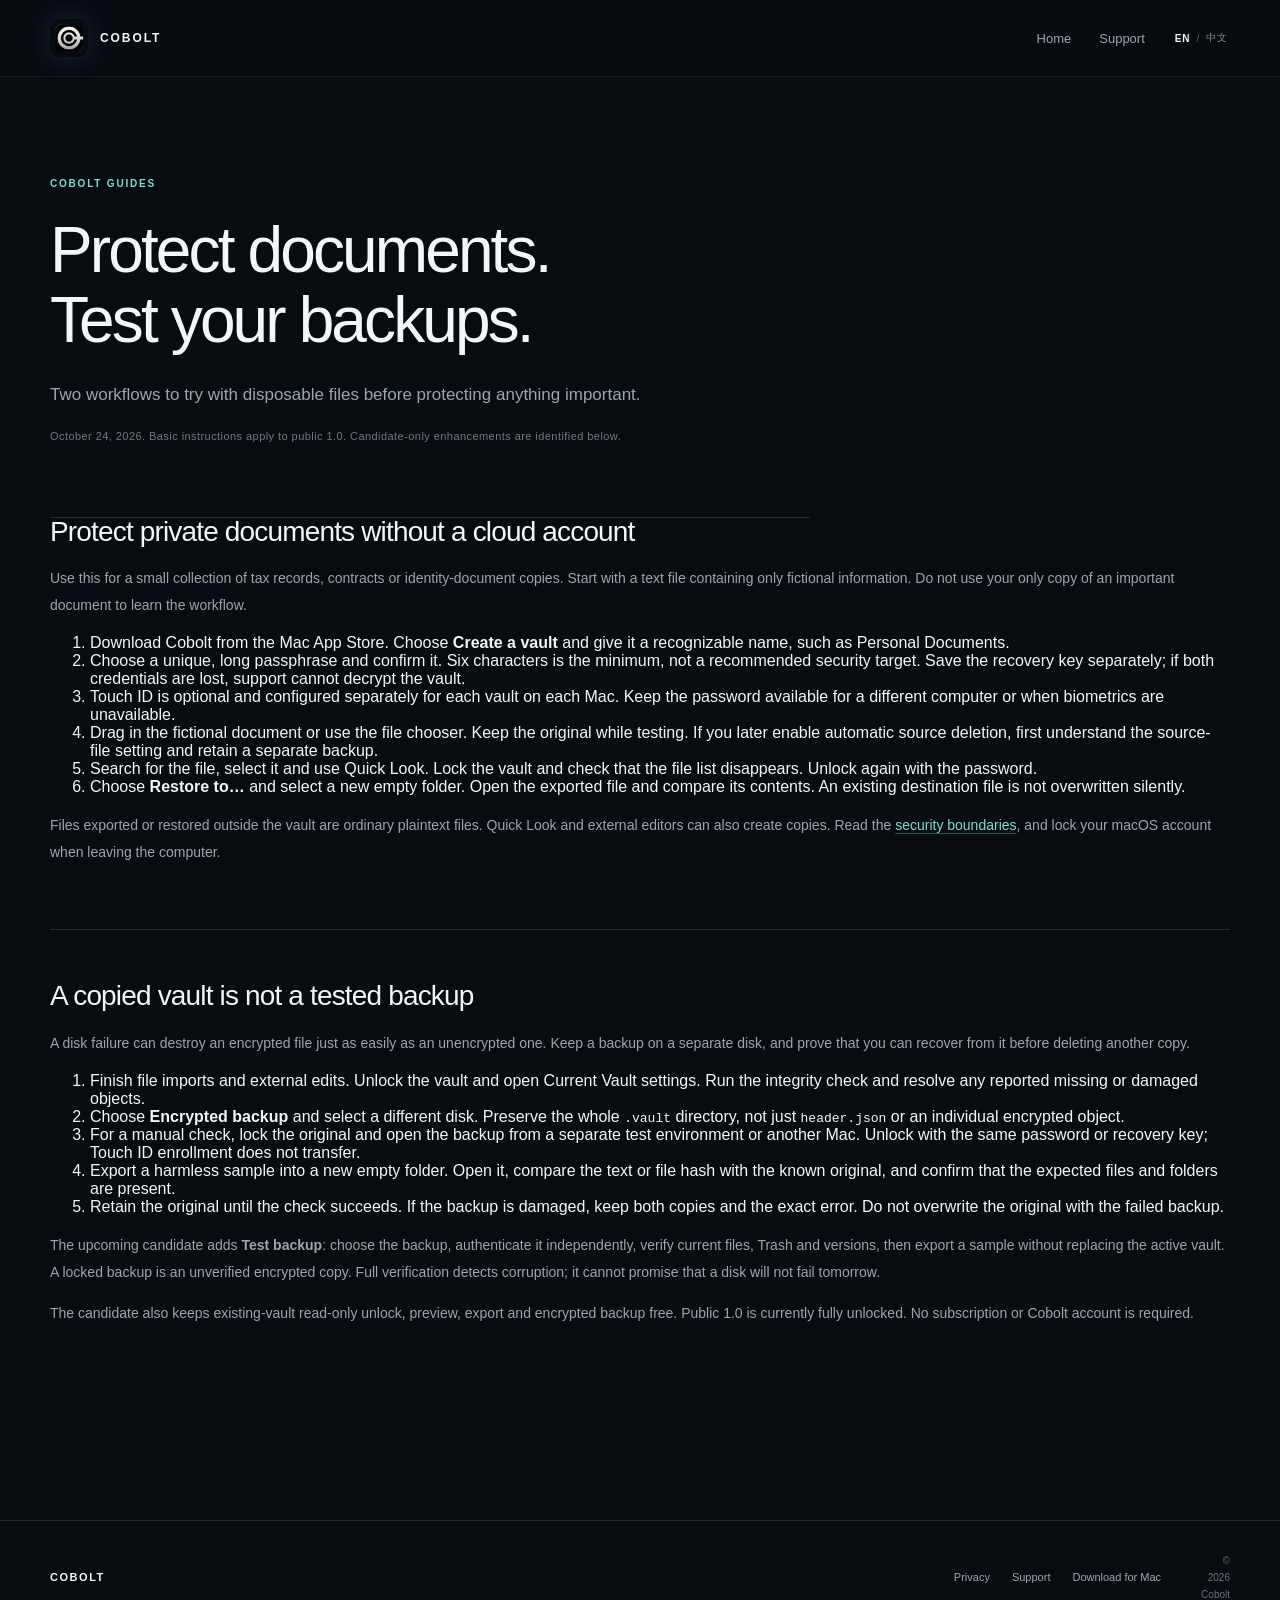
<file: guides/index.html>
<!doctype html>
<html lang="en">
<head>
  <meta charset="utf-8" /><meta name="viewport" content="width=device-width, initial-scale=1" />
  <meta id="meta-description" name="description" content="Practical guides to protecting private documents and testing encrypted backups on a Mac." />
  <link rel="canonical" href="https://hvntonight.github.io/COBOLT/guides/" />
  <link rel="icon" href="../assets/favicon.png" /><link rel="stylesheet" href="../styles.css" />
  <script defer src="../script.js"></script><title>Private documents and tested backups — Cobolt</title>
</head>
<body class="document-page" data-page="guides">
  <header class="site-header"><div class="container header-inner">
    <a class="brand" href="../"><img src="../assets/app-icon.png" alt="" width="38" height="38" /><span>COBOLT</span></a>
    <nav class="site-nav document-nav" aria-label="Navigation"><a href="../" data-i18n="nav.home">Home</a><a href="../support/" data-i18n="nav.support">Support</a><button class="language-toggle" id="language-toggle" type="button" aria-pressed="false" aria-label="Switch to Chinese"><span class="language-current">EN</span><span class="language-slash">/</span><span class="language-other">中文</span></button></nav>
  </div></header>
  <main class="document-main container">
    <div class="guide-en" lang="en">
      <div class="document-hero"><p class="eyebrow">COBOLT GUIDES</p><h1>Protect documents.<br />Test your backups.</h1><p class="document-lede">Two workflows to try with disposable files before protecting anything important.</p><p class="document-date">October 24, 2026. Basic instructions apply to public 1.0. Candidate-only enhancements are identified below.</p></div>
      <article class="document-copy">
        <section id="documents"><h2>Protect private documents without a cloud account</h2><p>Use this for a small collection of tax records, contracts or identity-document copies. Start with a text file containing only fictional information. Do not use your only copy of an important document to learn the workflow.</p>
          <ol><li>Download Cobolt from the Mac App Store. Choose <strong>Create a vault</strong> and give it a recognizable name, such as Personal Documents.</li><li>Choose a unique, long passphrase and confirm it. Six characters is the minimum, not a recommended security target. Save the recovery key separately; if both credentials are lost, support cannot decrypt the vault.</li><li>Touch ID is optional and configured separately for each vault on each Mac. Keep the password available for a different computer or when biometrics are unavailable.</li><li>Drag in the fictional document or use the file chooser. Keep the original while testing. If you later enable automatic source deletion, first understand the source-file setting and retain a separate backup.</li><li>Search for the file, select it and use Quick Look. Lock the vault and check that the file list disappears. Unlock again with the password.</li><li>Choose <strong>Restore to…</strong> and select a new empty folder. Open the exported file and compare its contents. An existing destination file is not overwritten silently.</li></ol>
          <p>Files exported or restored outside the vault are ordinary plaintext files. Quick Look and external editors can also create copies. Read the <a href="../security/">security boundaries</a>, and lock your macOS account when leaving the computer.</p>
        </section>
        <section id="backups"><h2>A copied vault is not a tested backup</h2><p>A disk failure can destroy an encrypted file just as easily as an unencrypted one. Keep a backup on a separate disk, and prove that you can recover from it before deleting another copy.</p>
          <ol><li>Finish file imports and external edits. Unlock the vault and open Current Vault settings. Run the integrity check and resolve any reported missing or damaged objects.</li><li>Choose <strong>Encrypted backup</strong> and select a different disk. Preserve the whole <code>.vault</code> directory, not just <code>header.json</code> or an individual encrypted object.</li><li>For a manual check, lock the original and open the backup from a separate test environment or another Mac. Unlock with the same password or recovery key; Touch ID enrollment does not transfer.</li><li>Export a harmless sample into a new empty folder. Open it, compare the text or file hash with the known original, and confirm that the expected files and folders are present.</li><li>Retain the original until the check succeeds. If the backup is damaged, keep both copies and the exact error. Do not overwrite the original with the failed backup.</li></ol>
          <p>The upcoming candidate adds <strong>Test backup</strong>: choose the backup, authenticate it independently, verify current files, Trash and versions, then export a sample without replacing the active vault. A locked backup is an unverified encrypted copy. Full verification detects corruption; it cannot promise that a disk will not fail tomorrow.</p>
          <p>The candidate also keeps existing-vault read-only unlock, preview, export and encrypted backup free. Public 1.0 is currently fully unlocked. No subscription or Cobolt account is required.</p>
        </section>
      </article>
    </div>
    <div class="guide-zh" lang="zh-CN">
      <div class="document-hero"><p class="eyebrow">COBOLT 使用指南</p><h1>保护私密文档。<br />亲手验证备份。</h1><p class="document-lede">先用不含敏感信息的示例文件，完整走通下面两个流程。</p><p class="document-date">2026 年 10 月 24 日。基础步骤适用于公开 1.0；仅候选版具备的增强功能会单独说明。</p></div>
      <article class="document-copy">
        <section><h2>不上传云端，保护 Mac 私密文档</h2><p>适合税务资料、工作合同或证件副本等小规模文件集合。先创建一份只有虚构内容的文本文件，不要用重要文档的唯一副本学习操作。</p>
          <ol><li>从 Mac App Store 下载 Cobolt，选择<strong>新建保险库</strong>，输入容易识别的名称，例如“个人文档”。</li><li>设置独立、较长的密码并再次确认。六位只是最低长度，不是推荐的安全目标。将恢复密钥单独保存；密码和恢复密钥都丢失时，客服也无法解密。</li><li>触控 ID 为可选功能，按保险库、按 Mac 单独启用。在另一台电脑或指纹暂时不可用时，仍需密码或恢复密钥。</li><li>拖入虚构文档，或使用文件选择器导入。测试期间保留源文件。之后如需自动删除源文件，先确认设置规则，并准备独立备份。</li><li>搜索、选择文件并使用快速查看。锁定保险库，确认文件列表消失，再用密码重新解锁。</li><li>选择<strong>还原到…</strong>，指定一个新的空文件夹。打开导出的文件，与原内容核对；目标位置已有同名文件时，不会无提示覆盖。</li></ol>
          <p>还原或导出到保险库外的文件属于普通明文；快速查看和外部编辑器也可能产生副本。请了解<a href="../security/">安全边界</a>，离开电脑时也要锁定 macOS 账户。</p>
        </section>
        <section><h2>“复制成功”不等于“恢复成功”</h2><p>磁盘损坏也会毁坏加密文件。请将备份存放到另一块磁盘，并在删除其他副本前，实际证明它可以恢复。</p>
          <ol><li>完成正在导入的任务和外部编辑。解锁保险库，在“当前保险库”设置中运行完整性检查，先处理缺失或损坏的提示。</li><li>选择<strong>加密备份</strong>，指定另一块磁盘。保留完整的 <code>.vault</code> 目录，不要只复制 <code>header.json</code> 或某一个加密对象。</li><li>手动检查时，先锁定原保险库，在独立测试环境或另一台 Mac 打开备份。使用相同密码或恢复密钥解锁；触控 ID 授权不会随文件迁移。</li><li>将一个无敏感内容的样本导出到新的空文件夹。打开文件，比较文字或文件哈希，并核对预期的文件与文件夹是否齐全。</li><li>成功前保留原保险库。如果备份损坏，保留两份数据和具体错误，不要用失败的备份覆盖原件。</li></ol>
          <p>下一候选版新增<strong>测试备份</strong>：选择备份、独立验证密码或恢复密钥、检查当前文件／废纸篓／历史版本，再导出样本，不替换当前保险库。锁定状态创建的备份只是未经验证的加密副本。完整性验证能发现损坏，但不能保证磁盘以后不会故障。</p>
          <p>候选版中的已有保险库只读解锁、预览、导出和加密备份始终免费；当前公开 1.0 为完全解锁版。不需要订阅或 Cobolt 账户。</p>
        </section>
      </article>
    </div>
  </main>
  <footer class="site-footer"><div class="container footer-inner"><div class="footer-brand"><span>COBOLT</span></div><div class="footer-links"><a href="../privacy/" data-i18n="footer.privacy">Privacy</a><a href="../support/" data-i18n="footer.support">Support</a><a href="https://apps.apple.com/app/id6801119584?mt=12" data-i18n="nav.download">Download for Mac</a></div><div class="footer-meta">© <span data-year></span> Cobolt</div></div></footer>
</body></html>
</file>
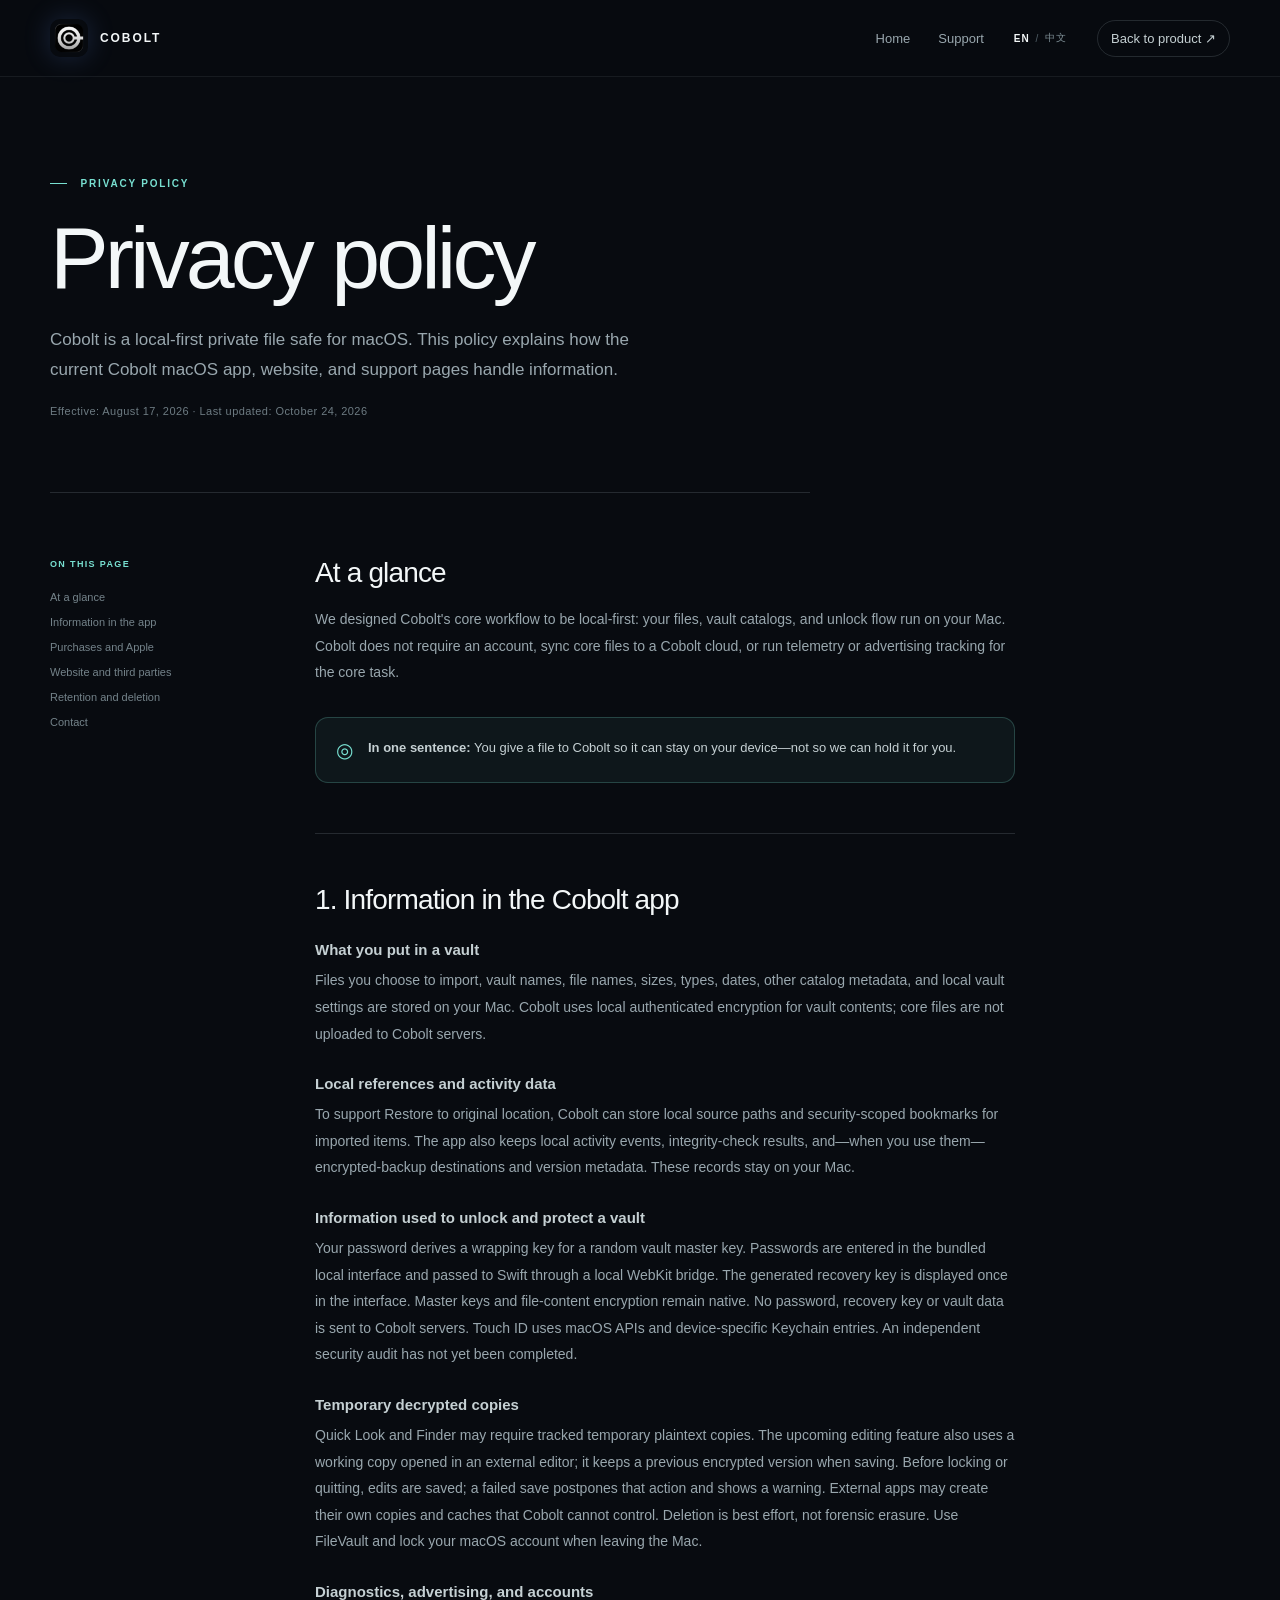
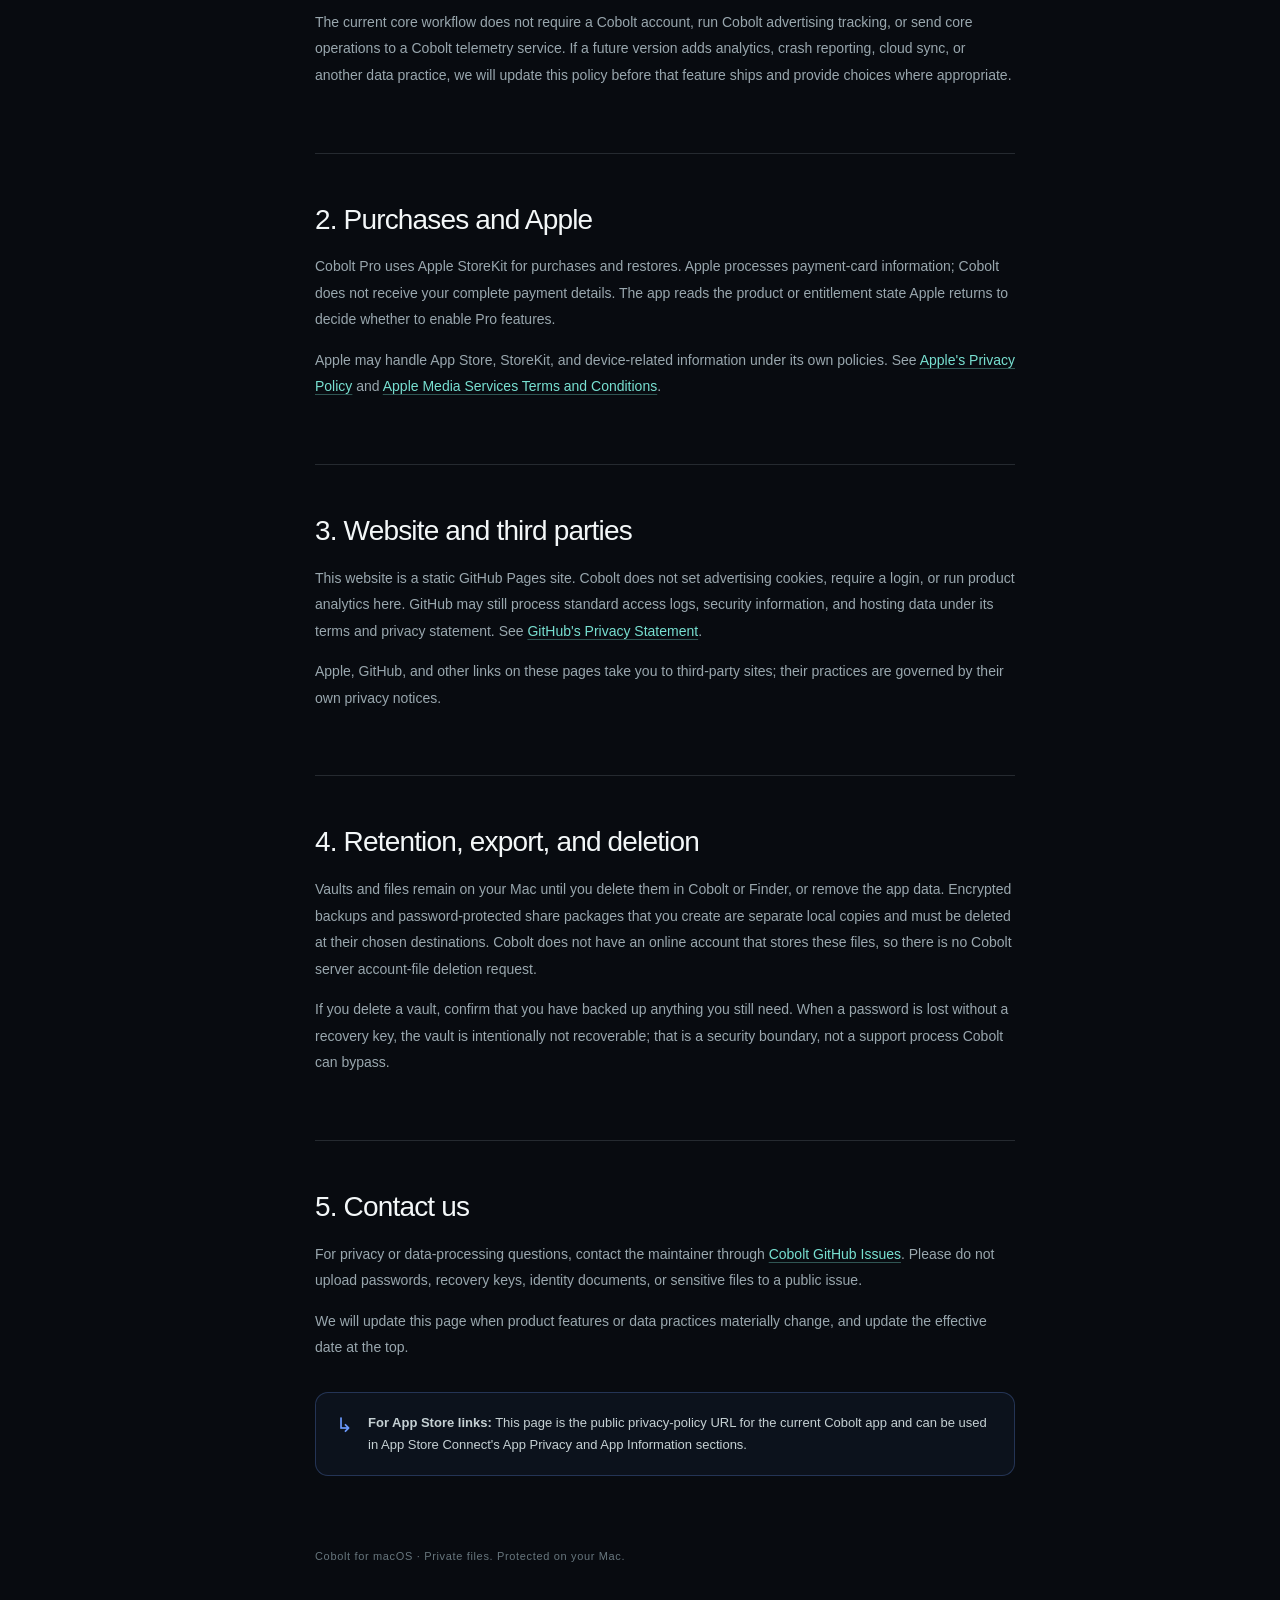
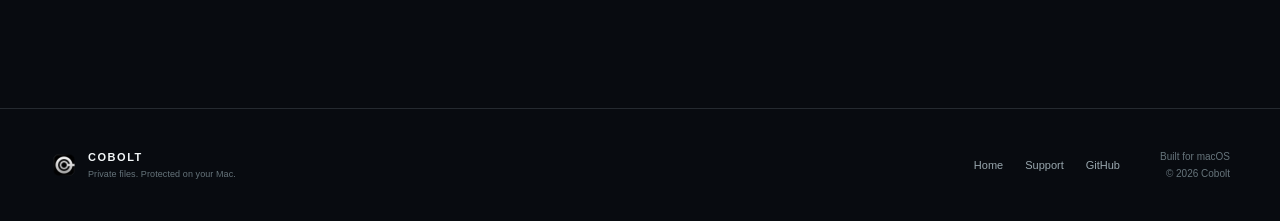
<file: privacy/index.html>
<!doctype html>
<html lang="en">
  <head>
    <meta charset="utf-8" />
    <meta name="viewport" content="width=device-width, initial-scale=1" />
    <meta name="theme-color" content="#080b10" />
    <meta id="meta-description" name="description" content="Cobolt privacy policy: how the app handles local files, purchases, and website visits." />
    <link rel="canonical" href="https://hvntonight.github.io/COBOLT/privacy/" />
    <link rel="icon" type="image/png" sizes="64x64" href="../assets/favicon.png" />
    <title>Privacy — Cobolt</title>
    <link rel="stylesheet" href="../styles.css" />
    <script defer src="../script.js"></script>
  </head>
  <body class="document-page" data-page="privacy">
    <header class="site-header">
      <div class="container header-inner">
        <a class="brand" href="../" data-i18n-attr="aria-label|brand.home"><img src="../assets/app-icon.png" alt="" width="38" height="38" /><span>COBOLT</span></a>
        <button class="menu-toggle" type="button" aria-expanded="false" aria-controls="site-nav" data-i18n-attr="aria-label|menu.open"><span class="sr-only" data-i18n="menu.open">Open menu</span><span></span><span></span></button>
        <nav id="site-nav" class="site-nav document-nav" aria-label="Secondary navigation" data-i18n-attr="aria-label|nav.secondary"><a href="../" data-i18n="nav.home">Home</a><a href="../support/" data-i18n="nav.support">Support</a><button class="language-toggle" id="language-toggle" type="button" aria-pressed="false" aria-label="Switch to Chinese"><span class="language-current">EN</span><span class="language-slash">/</span><span class="language-other">中文</span></button><a class="nav-pill" href="../"><span data-i18n="nav.backToProduct">Back to product <span aria-hidden="true">↗</span></span></a></nav>
      </div>
    </header>

    <main class="document-main container">
      <div class="document-hero"><p class="eyebrow"><span class="eyebrow-mark"></span> <span data-i18n="privacy.eyebrow">PRIVACY POLICY</span></p><h1 data-i18n="privacy.title">Privacy policy</h1><p class="document-lede" data-i18n="privacy.lede">Cobolt is a local-first private file safe for macOS. This policy explains how the current Cobolt macOS app, website, and support pages handle information.</p><p class="document-date" data-i18n="privacy.date">Effective: August 17, 2026 · Last updated: October 24, 2026</p></div>
      <div class="document-layout">
        <aside class="document-toc"><span data-i18n="privacy.tocHeading">ON THIS PAGE</span><a href="#summary" data-i18n="privacy.tocSummary">At a glance</a><a href="#app-data" data-i18n="privacy.tocApp">Information in the app</a><a href="#purchases" data-i18n="privacy.tocPurchases">Purchases and Apple</a><a href="#website" data-i18n="privacy.tocWebsite">Website and third parties</a><a href="#retention" data-i18n="privacy.tocRetention">Retention and deletion</a><a href="#contact" data-i18n="privacy.tocContact">Contact</a></aside>
        <article class="document-copy">
          <section id="summary"><h2 data-i18n="privacy.summaryTitle">At a glance</h2><p data-i18n="privacy.summaryBody">We designed Cobolt's core workflow to be local-first: your files, vault catalogs, and unlock flow run on your Mac. Cobolt does not require an account, sync core files to a Cobolt cloud, or run telemetry or advertising tracking for the core task.</p><div class="policy-callout"><span class="callout-mark">◎</span><p><strong data-i18n="privacy.summaryCalloutStrong">In one sentence:</strong> <span data-i18n="privacy.summaryCalloutBody">You give a file to Cobolt so it can stay on your device—not so we can hold it for you.</span></p></div></section>
          <section id="app-data"><h2 data-i18n="privacy.appTitle">1. Information in the Cobolt app</h2><h3 data-i18n="privacy.appFilesTitle">What you put in a vault</h3><p data-i18n="privacy.appFilesBody">Files you choose to import, vault names, file names, sizes, types, dates, other catalog metadata, and local vault settings are stored on your Mac. Cobolt uses local authenticated encryption for vault contents; core files are not uploaded to Cobolt servers.</p><h3 data-i18n="privacy.appOperationsTitle">Local references and activity data</h3><p data-i18n="privacy.appOperationsBody">To support Restore to original location, Cobolt can store local source paths and security-scoped bookmarks for imported items. The app also keeps local activity events, integrity-check results, and—when you use them—encrypted-backup destinations and version metadata. These records stay on your Mac.</p><h3 data-i18n="privacy.appSecurityTitle">Information used to unlock and protect a vault</h3><p data-i18n="privacy.appSecurityBody">Your password derives a wrapping key for a random vault master key. Passwords are entered in the bundled local interface and passed to Swift through a local WebKit bridge. The generated recovery key is displayed once in the interface. Master keys and file-content encryption remain native. No password, recovery key or vault data is sent to Cobolt servers. Touch ID uses macOS APIs and device-specific Keychain entries. An independent security audit has not yet been completed.</p><h3 data-i18n="privacy.appTempTitle">Temporary decrypted copies</h3><p data-i18n="privacy.appTempBody">Quick Look and Finder may require tracked temporary plaintext copies. The upcoming editing feature also uses a working copy opened in an external editor; it keeps a previous encrypted version when saving. Before locking or quitting, edits are saved; a failed save postpones that action and shows a warning. External apps may create their own copies and caches that Cobolt cannot control. Deletion is best effort, not forensic erasure. Use FileVault and lock your macOS account when leaving the Mac.</p><h3 data-i18n="privacy.appDiagnosticsTitle">Diagnostics, advertising, and accounts</h3><p data-i18n="privacy.appDiagnosticsBody">The current core workflow does not require a Cobolt account, run Cobolt advertising tracking, or send core operations to a Cobolt telemetry service. If a future version adds analytics, crash reporting, cloud sync, or another data practice, we will update this policy before that feature ships and provide choices where appropriate.</p></section>
          <section id="purchases"><h2 data-i18n="privacy.purchaseTitle">2. Purchases and Apple</h2><p data-i18n="privacy.purchaseBody">Cobolt Pro uses Apple StoreKit for purchases and restores. Apple processes payment-card information; Cobolt does not receive your complete payment details. The app reads the product or entitlement state Apple returns to decide whether to enable Pro features.</p><p><span data-i18n="privacy.applePolicyLead">Apple may handle App Store, StoreKit, and device-related information under its own policies. See </span><a href="https://www.apple.com/legal/privacy/" rel="noreferrer" data-i18n="privacy.applePrivacy">Apple's Privacy Policy</a><span data-i18n="privacy.applePolicyAnd"> and </span><a href="https://www.apple.com/legal/internet-services/itunes/" rel="noreferrer" data-i18n="privacy.appleTerms">Apple Media Services Terms and Conditions</a><span data-i18n="privacy.applePolicyEnd">.</span></p></section>
          <section id="website"><h2 data-i18n="privacy.websiteTitle">3. Website and third parties</h2><p><span data-i18n="privacy.websiteBody">This website is a static GitHub Pages site. Cobolt does not set advertising cookies, require a login, or run product analytics here. GitHub may still process standard access logs, security information, and hosting data under its terms and privacy statement. See </span><a href="https://docs.github.com/en/site-policy/privacy-policies/github-privacy-statement" rel="noreferrer" data-i18n="privacy.githubPrivacy">GitHub's Privacy Statement</a><span data-i18n="privacy.githubPrivacyEnd">.</span></p><p data-i18n="privacy.thirdPartyBody">Apple, GitHub, and other links on these pages take you to third-party sites; their practices are governed by their own privacy notices.</p></section>
          <section id="retention"><h2 data-i18n="privacy.retentionTitle">4. Retention, export, and deletion</h2><p data-i18n="privacy.retentionBody">Vaults and files remain on your Mac until you delete them in Cobolt or Finder, or remove the app data. Encrypted backups and password-protected share packages that you create are separate local copies and must be deleted at their chosen destinations. Cobolt does not have an online account that stores these files, so there is no Cobolt server account-file deletion request.</p><p data-i18n="privacy.retentionPassword">If you delete a vault, confirm that you have backed up anything you still need. When a password is lost without a recovery key, the vault is intentionally not recoverable; that is a security boundary, not a support process Cobolt can bypass.</p></section>
          <section id="contact"><h2 data-i18n="privacy.contactTitle">5. Contact us</h2><p><span data-i18n="privacy.contactBody">For privacy or data-processing questions, contact the maintainer through </span><a href="https://github.com/hvntonight/COBOLT/issues" rel="noreferrer" data-i18n="privacy.contactLink">Cobolt GitHub Issues</a><span data-i18n="privacy.contactEnd">. Please do not upload passwords, recovery keys, identity documents, or sensitive files to a public issue.</span></p><p data-i18n="privacy.contactUpdate">We will update this page when product features or data practices materially change, and update the effective date at the top.</p><div class="policy-callout policy-callout-muted"><span class="callout-mark">↳</span><p><strong data-i18n="privacy.appStoreStrong">For App Store links:</strong> <span data-i18n="privacy.appStoreBody">This page is the public privacy-policy URL for the current Cobolt app and can be used in App Store Connect's App Privacy and App Information sections.</span></p></div></section>
          <p class="document-footnote">Cobolt for macOS · Private files. Protected on your Mac.</p>
        </article>
      </div>
    </main>
    <footer class="site-footer"><div class="container footer-inner"><div class="footer-brand"><img src="../assets/app-icon.png" alt="" width="28" height="28" /><span>COBOLT</span><small data-i18n="footer.tagline">Private files. Protected on your Mac.</small></div><div class="footer-links"><a href="../" data-i18n="footer.home">Home</a><a href="../support/" data-i18n="footer.support">Support</a><a href="https://github.com/hvntonight/COBOLT" rel="noreferrer">GitHub</a></div><div class="footer-meta"><span data-i18n="footer.built">Built for macOS</span><span>© <span data-year>2026</span> Cobolt</span></div></div></footer>
  </body>
</html>
</file>
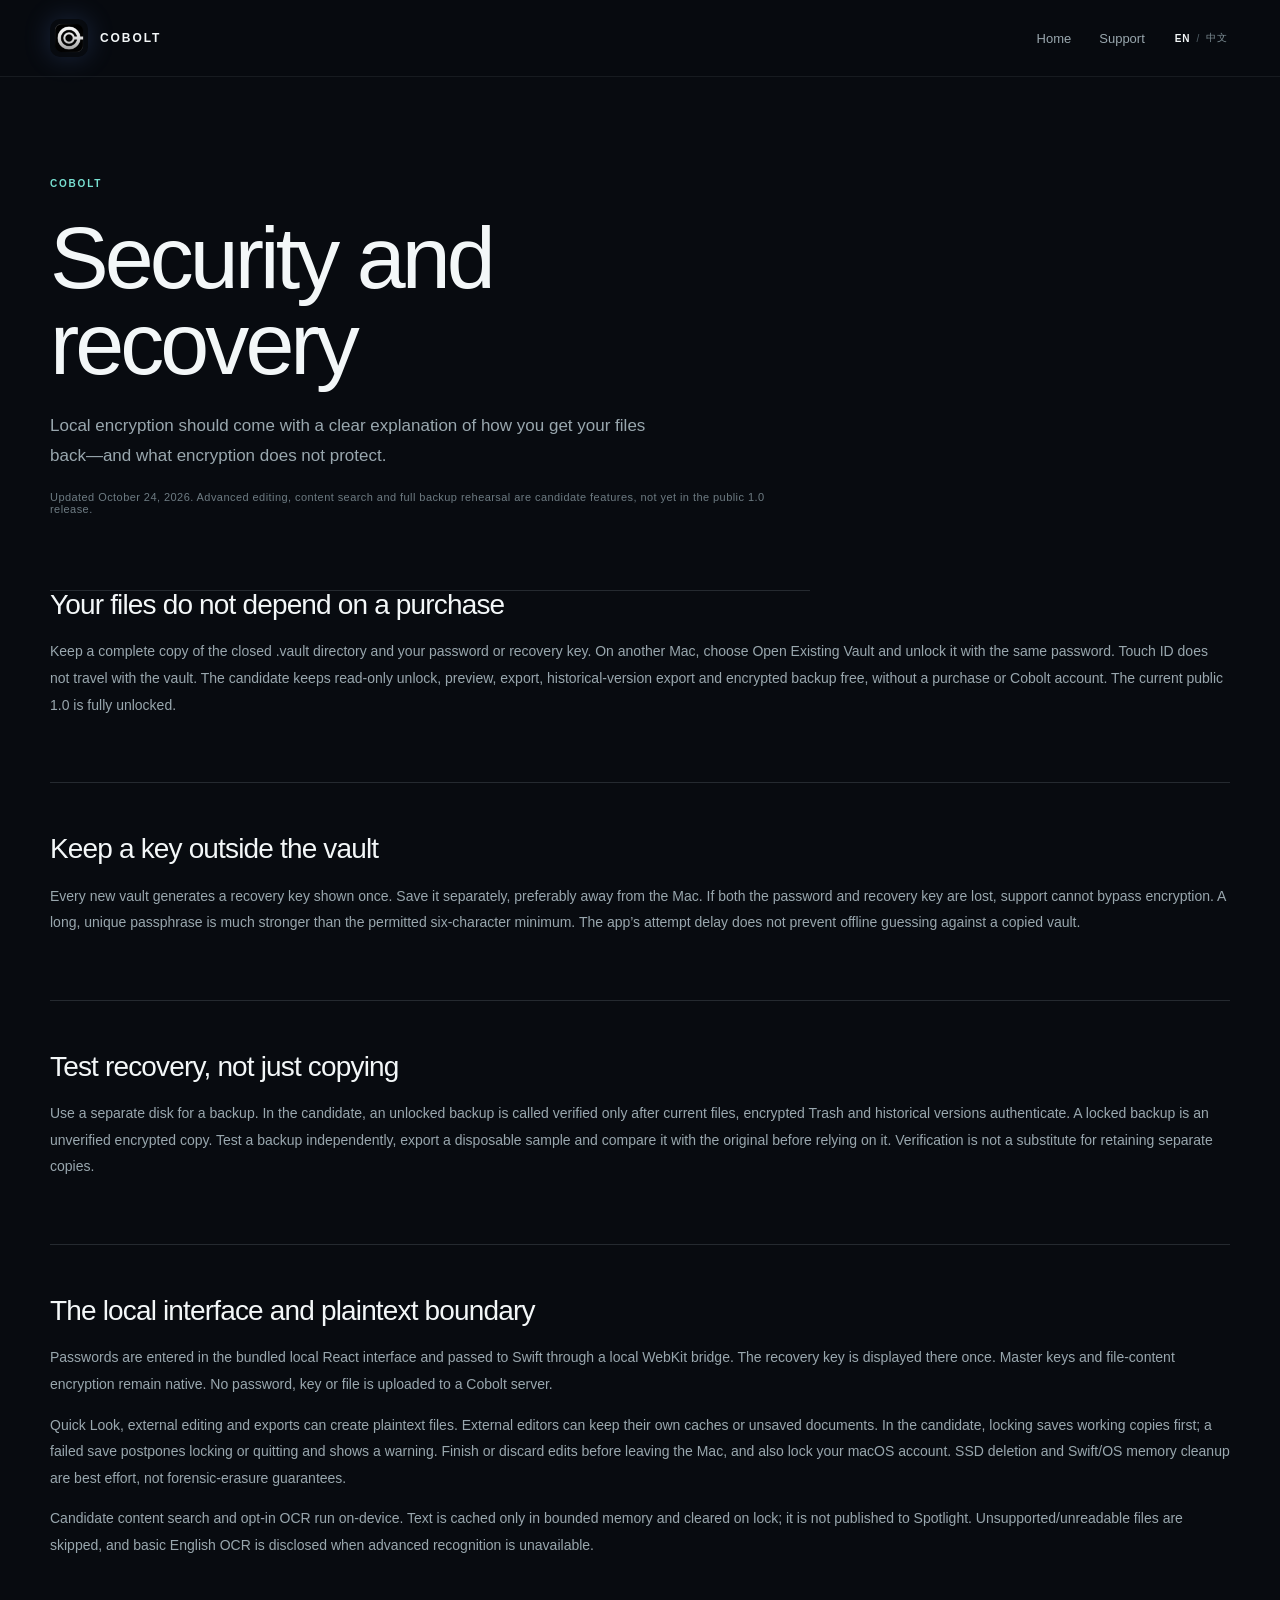
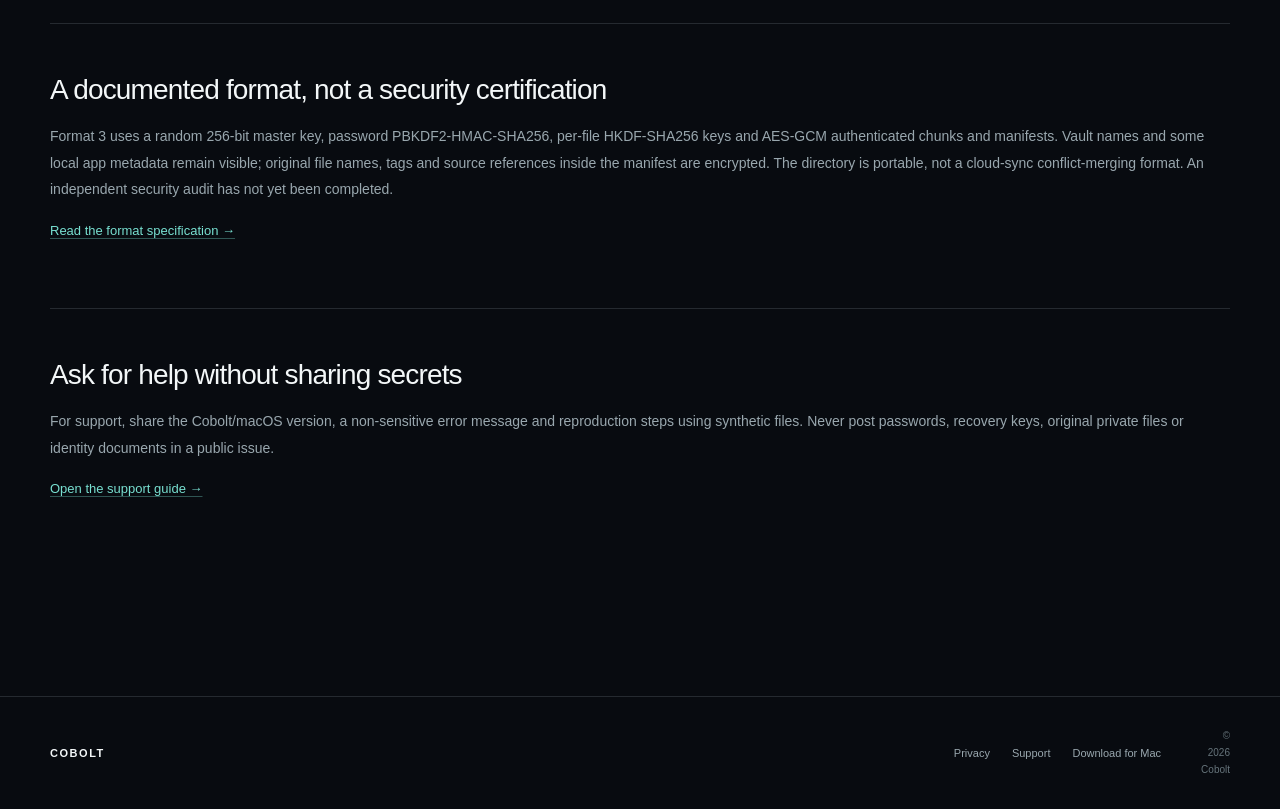
<file: security/index.html>
<!doctype html>
<html lang="en">
<head>
  <meta charset="utf-8" /><meta name="viewport" content="width=device-width, initial-scale=1" />
  <meta id="meta-description" name="description" content="How Cobolt protects local files, what remains visible, and how to recover your vault on another Mac." />
  <link rel="canonical" href="https://hvntonight.github.io/COBOLT/security/" />
  <link rel="icon" href="../assets/favicon.png" /><link rel="stylesheet" href="../styles.css" />
  <script defer src="../script.js"></script><title>Security and recovery — Cobolt</title>
</head>
<body class="document-page" data-page="security">
  <header class="site-header"><div class="container header-inner">
    <a class="brand" href="../"><img src="../assets/app-icon.png" alt="" width="38" height="38" /><span>COBOLT</span></a>
    <nav class="site-nav document-nav" aria-label="Navigation"><a href="../" data-i18n="nav.home">Home</a><a href="../support/" data-i18n="nav.support">Support</a><button class="language-toggle" id="language-toggle" type="button" aria-pressed="false" aria-label="Switch to Chinese"><span class="language-current">EN</span><span class="language-slash">/</span><span class="language-other">中文</span></button></nav>
  </div></header>
  <main class="document-main container">
    <div class="document-hero"><p class="eyebrow">COBOLT</p><h1 data-i18n="security.title">Security and recovery</h1><p class="document-lede" data-i18n="security.intro">Local encryption should come with a clear explanation of how you get your files back—and what encryption does not protect.</p><p class="document-date" data-i18n="security.date">Updated October 24, 2026. Advanced editing, content search and full backup rehearsal are candidate features, not yet in the public 1.0 release.</p></div>
    <article class="document-copy">
      <section><h2 data-i18n="security.recoverTitle">Your files do not depend on a purchase</h2><p data-i18n="security.recover">Keep a complete copy of the closed .vault directory and your password or recovery key. On another Mac, choose Open Existing Vault and unlock it with the same password. Touch ID does not travel with the vault. The candidate keeps read-only unlock, preview, export, historical-version export and encrypted backup free, without a purchase or Cobolt account. The current public 1.0 is fully unlocked.</p></section>
      <section><h2 data-i18n="security.keyTitle">Keep a key outside the vault</h2><p data-i18n="security.key">Every new vault generates a recovery key shown once. Save it separately, preferably away from the Mac. If both the password and recovery key are lost, support cannot bypass encryption. A long, unique passphrase is much stronger than the permitted six-character minimum. The app’s attempt delay does not prevent offline guessing against a copied vault.</p></section>
      <section><h2 data-i18n="security.backupTitle">Test recovery, not just copying</h2><p data-i18n="security.backup">Use a separate disk for a backup. In the candidate, an unlocked backup is called verified only after current files, encrypted Trash and historical versions authenticate. A locked backup is an unverified encrypted copy. Test a backup independently, export a disposable sample and compare it with the original before relying on it. Verification is not a substitute for retaining separate copies.</p></section>
      <section><h2 data-i18n="security.boundaryTitle">The local interface and plaintext boundary</h2><p data-i18n="security.bridge">Passwords are entered in the bundled local React interface and passed to Swift through a local WebKit bridge. The recovery key is displayed there once. Master keys and file-content encryption remain native. No password, key or file is uploaded to a Cobolt server.</p><p data-i18n="security.plaintext">Quick Look, external editing and exports can create plaintext files. External editors can keep their own caches or unsaved documents. In the candidate, locking saves working copies first; a failed save postpones locking or quitting and shows a warning. Finish or discard edits before leaving the Mac, and also lock your macOS account. SSD deletion and Swift/OS memory cleanup are best effort, not forensic-erasure guarantees.</p><p data-i18n="security.search">Candidate content search and opt-in OCR run on-device. Text is cached only in bounded memory and cleared on lock; it is not published to Spotlight. Unsupported/unreadable files are skipped, and basic English OCR is disclosed when advanced recognition is unavailable.</p></section>
      <section><h2 data-i18n="security.formatTitle">A documented format, not a security certification</h2><p data-i18n="security.format">Format 3 uses a random 256-bit master key, password PBKDF2-HMAC-SHA256, per-file HKDF-SHA256 keys and AES-GCM authenticated chunks and manifests. Vault names and some local app metadata remain visible; original file names, tags and source references inside the manifest are encrypted. The directory is portable, not a cloud-sync conflict-merging format. An independent security audit has not yet been completed.</p><p><a class="text-link" href="format-v3.md" data-i18n="security.formatLink">Read the format specification →</a></p></section>
      <section><h2 data-i18n="security.helpTitle">Ask for help without sharing secrets</h2><p data-i18n="security.help">For support, share the Cobolt/macOS version, a non-sensitive error message and reproduction steps using synthetic files. Never post passwords, recovery keys, original private files or identity documents in a public issue.</p><p><a class="text-link" href="../support/" data-i18n="security.supportLink">Open the support guide →</a></p></section>
    </article>
  </main>
  <footer class="site-footer"><div class="container footer-inner"><div class="footer-brand"><span>COBOLT</span></div><div class="footer-links"><a href="../privacy/" data-i18n="footer.privacy">Privacy</a><a href="../support/" data-i18n="footer.support">Support</a><a href="https://apps.apple.com/app/id6801119584?mt=12" data-i18n="nav.download">Download for Mac</a></div><div class="footer-meta">© <span data-year></span> Cobolt</div></div></footer>
</body></html>
</file>
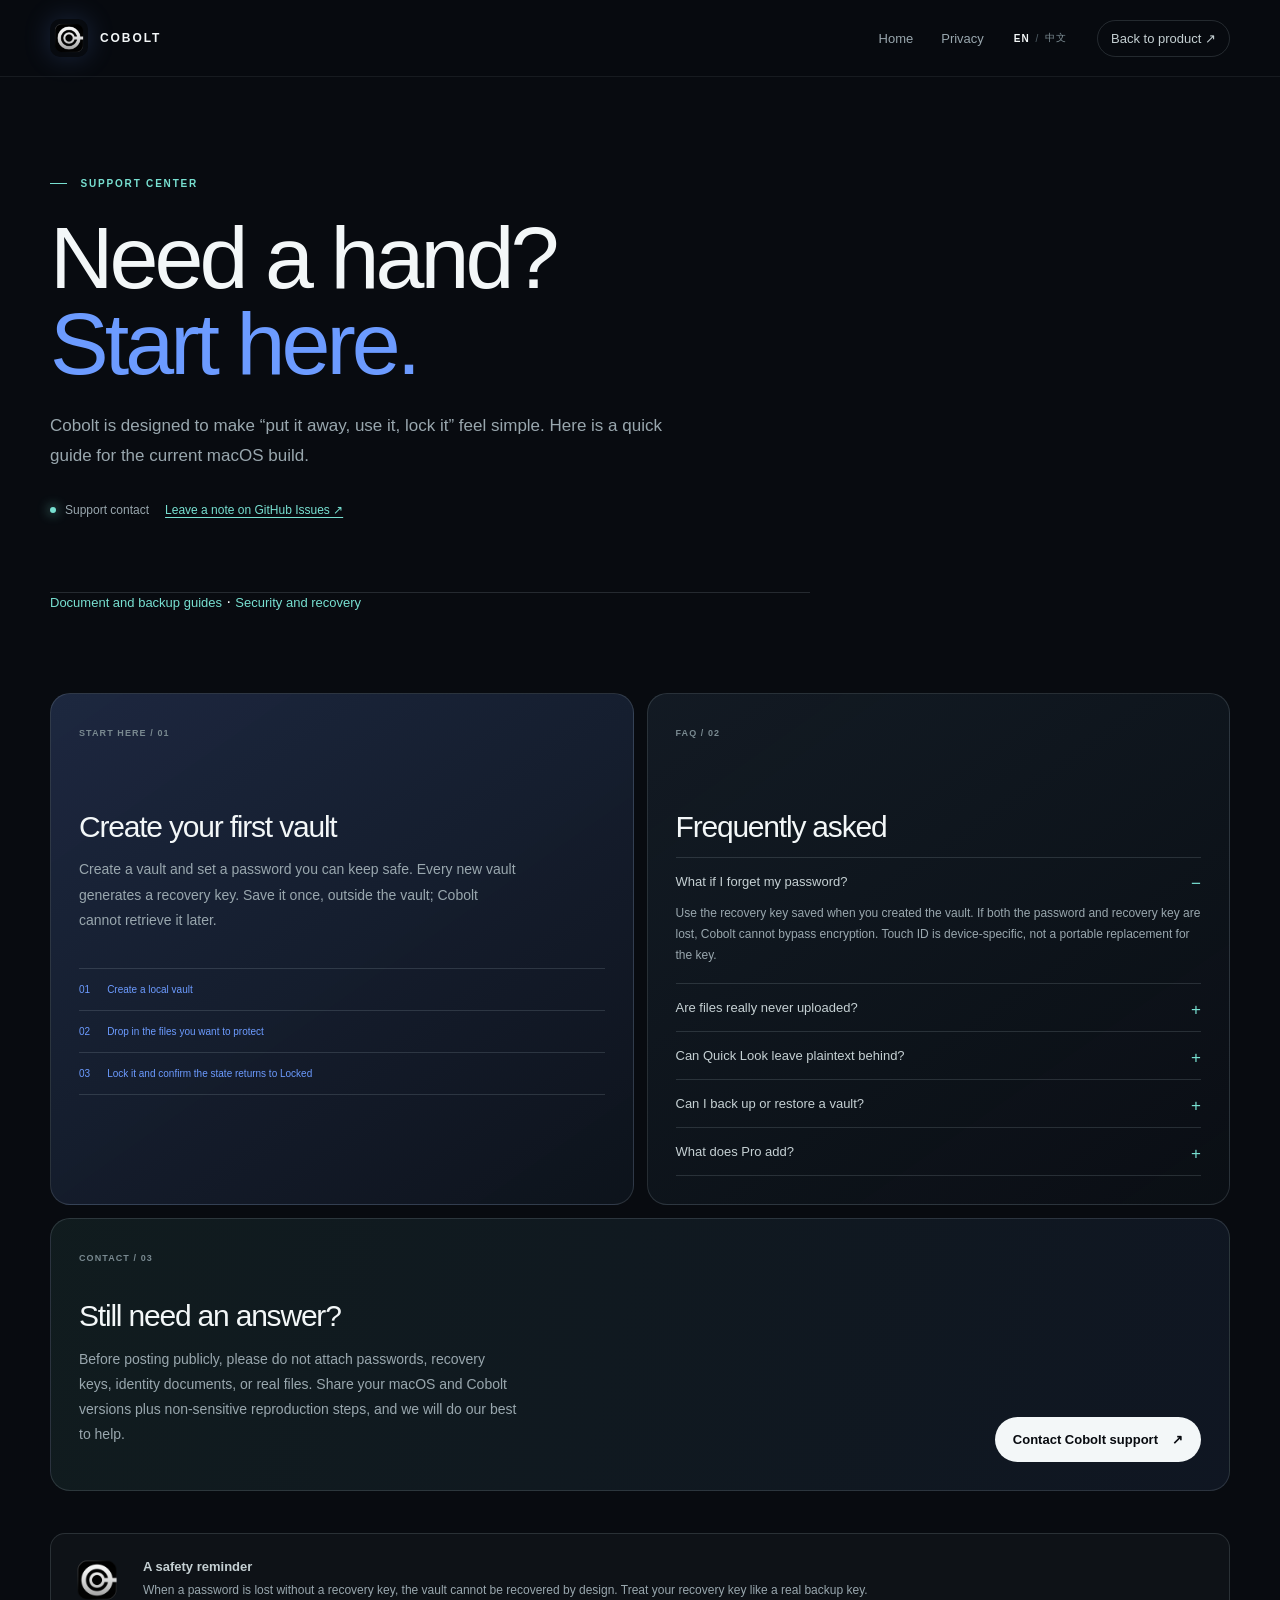
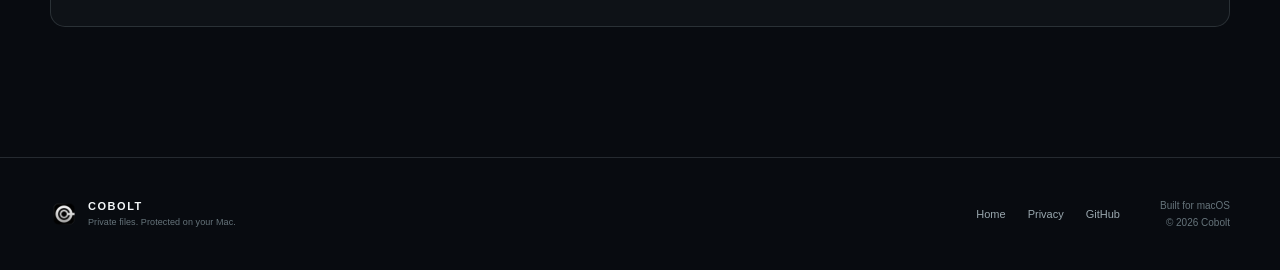
<file: support/index.html>
<!doctype html>
<html lang="en">
  <head>
    <meta charset="utf-8" />
    <meta name="viewport" content="width=device-width, initial-scale=1" />
    <meta name="theme-color" content="#080b10" />
    <meta id="meta-description" name="description" content="Cobolt support: learn about vaults, unlock, recovery keys, and Cobolt Pro." />
    <link rel="canonical" href="https://hvntonight.github.io/COBOLT/support/" />
    <link rel="icon" type="image/png" sizes="64x64" href="../assets/favicon.png" />
    <title>Support — Cobolt</title>
    <link rel="stylesheet" href="../styles.css" />
    <script defer src="../script.js"></script>
  </head>
  <body class="document-page" data-page="support">
    <header class="site-header">
      <div class="container header-inner">
        <a class="brand" href="../" data-i18n-attr="aria-label|brand.home"><img src="../assets/app-icon.png" alt="" width="38" height="38" /><span>COBOLT</span></a>
        <button class="menu-toggle" type="button" aria-expanded="false" aria-controls="site-nav" data-i18n-attr="aria-label|menu.open"><span class="sr-only" data-i18n="menu.open">Open menu</span><span></span><span></span></button>
        <nav id="site-nav" class="site-nav document-nav" aria-label="Secondary navigation" data-i18n-attr="aria-label|nav.secondary"><a href="../" data-i18n="nav.home">Home</a><a href="../privacy/" data-i18n="nav.privacy">Privacy</a><button class="language-toggle" id="language-toggle" type="button" aria-pressed="false" aria-label="Switch to Chinese"><span class="language-current">EN</span><span class="language-slash">/</span><span class="language-other">中文</span></button><a class="nav-pill" href="../"><span data-i18n="nav.backToProduct">Back to product <span aria-hidden="true">↗</span></span></a></nav>
      </div>
    </header>

    <main class="document-main container">
      <div class="document-hero"><p class="eyebrow"><span class="eyebrow-mark"></span> <span data-i18n="support.eyebrow">SUPPORT CENTER</span></p><h1 data-i18n="support.title">Need a hand?<br /><em>Start here.</em></h1><p class="document-lede" data-i18n="support.lede">Cobolt is designed to make “put it away, use it, lock it” feel simple. Here is a quick guide for the current macOS build.</p><div class="support-contact"><span class="live-dot"></span><span data-i18n="support.contactLabel">Support contact</span><a href="https://github.com/hvntonight/COBOLT/issues" rel="noreferrer" data-i18n="support.contactLink">Leave a note on GitHub Issues ↗</a></div></div>
      <p><a class="text-link" href="../guides/" data-i18n="nav.guides">Document and backup guides</a> · <a class="text-link" href="../security/" data-i18n="nav.security">Security and recovery</a></p>
      <div class="support-grid">
        <article class="support-card support-card-primary"><span class="feature-index" data-i18n="support.startIndex">START HERE / 01</span><h2 data-i18n="support.startTitle">Create your first vault</h2><p data-i18n="support.startBody">Create a vault and set a password you can keep safe. Every new vault generates a recovery key. Save it once, outside the vault; Cobolt cannot retrieve it later.</p><ol><li><span>01</span><span data-i18n="support.stepCreate">Create a local vault</span></li><li><span>02</span><span data-i18n="support.stepDrop">Drop in the files you want to protect</span></li><li><span>03</span><span data-i18n="support.stepLock">Lock it and confirm the state returns to Locked</span></li></ol></article>
        <article class="support-card"><span class="feature-index" data-i18n="support.faqIndex">FAQ / 02</span><h2 data-i18n="support.faqTitle">Frequently asked</h2><details open><summary data-i18n="support.faqPasswordQ">What if I forget my password?</summary><p data-i18n="support.faqPasswordA">Use the recovery key saved when you created the vault. If both the password and recovery key are lost, Cobolt cannot bypass encryption. Touch ID is device-specific, not a portable replacement for the key.</p></details><details><summary data-i18n="support.faqUploadQ">Are files really never uploaded?</summary><p data-i18n="support.faqUploadA">The current core workflow runs locally on your Mac. File objects, catalogs, and unlock data are not uploaded to a Cobolt cloud. Apple StoreKit handles Cobolt Pro transactions.</p></details><details><summary data-i18n="support.faqQuickLookQ">Can Quick Look leave plaintext behind?</summary><p><span data-i18n="support.faqQuickLookA">Some system preview flows may need a temporary decrypted copy. Cobolt works to clean it up on lock or exit; see the </span><a href="../privacy/" data-i18n="support.faqQuickLookLink">privacy policy</a><span data-i18n="support.faqQuickLookEnd"> for the full boundary.</span></p></details><details><summary data-i18n="support.faqBackupQ">Can I back up or restore a vault?</summary><p data-i18n="support.faqBackupA">You can create a separate encrypted backup and export protected files. The upcoming update adds full backup verification and a recovery test. Keep a second copy on a separate disk; a backup on the same disk does not protect against disk failure.</p></details><details><summary data-i18n="support.faqProQ">What does Pro add?</summary><p data-i18n="support.faqProA">The current App Store 1.0 release is fully unlocked. An optional one-time Pro purchase is being tested, not a subscription. In that update Free includes one managed vault, ten files and 1 GB. Opening existing vaults for read-only unlock, preview, export and encrypted backup stays free, without an Apple account purchase. Pro adds capacity, custom locations, editing and local content search.</p></details></article>
        <article class="support-card support-card-wide"><div><span class="feature-index" data-i18n="support.contactIndex">CONTACT / 03</span><h2 data-i18n="support.contactTitle">Still need an answer?</h2><p data-i18n="support.contactBody">Before posting publicly, please do not attach passwords, recovery keys, identity documents, or real files. Share your macOS and Cobolt versions plus non-sensitive reproduction steps, and we will do our best to help.</p></div><a class="button button-primary" href="https://github.com/hvntonight/COBOLT/issues" rel="noreferrer"><span data-i18n="support.contactAction">Contact Cobolt support</span> <span aria-hidden="true">↗</span></a></article>
      </div>
      <div class="support-note"><img src="../assets/app-icon.png" alt="Cobolt app icon" width="52" height="52" data-i18n-attr="alt|home.appIcon" /><div><strong data-i18n="support.safetyTitle">A safety reminder</strong><p data-i18n="support.safetyBody">When a password is lost without a recovery key, the vault cannot be recovered by design. Treat your recovery key like a real backup key.</p></div></div>
    </main>
    <footer class="site-footer"><div class="container footer-inner"><div class="footer-brand"><img src="../assets/app-icon.png" alt="" width="28" height="28" /><span>COBOLT</span><small data-i18n="footer.tagline">Private files. Protected on your Mac.</small></div><div class="footer-links"><a href="../" data-i18n="footer.home">Home</a><a href="../privacy/" data-i18n="footer.privacy">Privacy</a><a href="https://github.com/hvntonight/COBOLT" rel="noreferrer">GitHub</a></div><div class="footer-meta"><span data-i18n="footer.built">Built for macOS</span><span>© <span data-year>2026</span> Cobolt</span></div></div></footer>
  </body>
</html>
</file>
<file: styles.css>
:root {
  --bg: #080b10;
  --bg-soft: #0e131a;
  --panel: #111820;
  --panel-light: #151e28;
  --ink: #f3f7f8;
  --muted: #99a7ae;
  --muted-strong: #c5d0d3;
  --line: rgba(202, 222, 226, 0.15);
  --line-bright: rgba(202, 222, 226, 0.28);
  --cobalt: #6c9bff;
  --cyan: #78e0d1;
  --warm: #f0c486;
  --max: 1180px;
  --radius: 20px;
}

* { box-sizing: border-box; }
html { scroll-behavior: smooth; }
body { margin: 0; background: var(--bg); color: var(--ink); font-family: -apple-system, BlinkMacSystemFont, "SF Pro Display", "SF Pro Text", Inter, "Segoe UI", sans-serif; -webkit-font-smoothing: antialiased; }
body::selection { background: var(--cyan); color: var(--bg); }
a { color: inherit; text-decoration: none; }
button { font: inherit; }
.container { width: min(calc(100% - 48px), var(--max)); margin-inline: auto; }
.sr-only { position: absolute; width: 1px; height: 1px; padding: 0; margin: -1px; overflow: hidden; clip: rect(0, 0, 0, 0); white-space: nowrap; border: 0; }
.site-noise { pointer-events: none; position: fixed; z-index: -1; inset: 0; opacity: .045; background-image: url("data:image/svg+xml,%3Csvg viewBox='0 0 180 180' xmlns='http://www.w3.org/2000/svg'%3E%3Cfilter id='n'%3E%3CfeTurbulence type='fractalNoise' baseFrequency='.8' numOctaves='3' stitchTiles='stitch'/%3E%3C/filter%3E%3Crect width='100%25' height='100%25' filter='url(%23n)' opacity='.35'/%3E%3C/svg%3E"); }

.site-header { position: sticky; z-index: 20; top: 0; border-bottom: 1px solid rgba(202, 222, 226, .08); background: rgba(8, 11, 16, .76); backdrop-filter: blur(20px); }
.header-inner { min-height: 76px; display: flex; align-items: center; justify-content: space-between; }
.brand { display: inline-flex; align-items: center; gap: 12px; letter-spacing: .16em; font-size: 12px; font-weight: 700; }
.brand img { border-radius: 10px; box-shadow: 0 0 28px rgba(108, 155, 255, .2); }
.site-nav { display: flex; align-items: center; gap: 28px; color: var(--muted); font-size: 13px; }
.site-nav a { transition: color .2s ease; }
.site-nav a:hover, .site-nav a:focus-visible { color: var(--ink); }
.nav-pill { display: inline-flex; align-items: center; gap: 8px; padding: 10px 13px; border: 1px solid var(--line); border-radius: 999px; color: var(--muted-strong) !important; }
.dot, .live-dot, .state-dot { display: inline-block; width: 6px; height: 6px; border-radius: 50%; background: var(--cyan); box-shadow: 0 0 12px var(--cyan); }
.language-toggle { display: inline-flex; align-items: center; gap: 6px; padding: 7px 2px; border: 0; background: transparent; color: #7f9097; cursor: pointer; font-size: 10px; letter-spacing: .09em; transition: color .2s ease; }
.language-toggle:hover, .language-toggle:focus-visible { color: var(--ink); }
.language-toggle .language-current { color: var(--ink); font-weight: 700; }
.language-toggle .language-slash { color: #526168; }
.menu-toggle { display: none; border: 0; background: none; color: var(--ink); padding: 10px; }
.menu-toggle > span:not(.sr-only) { display: block; width: 22px; height: 1px; margin: 5px; background: var(--ink); }

.hero { min-height: 730px; display: grid; grid-template-columns: .9fr 1.1fr; gap: clamp(40px, 7vw, 106px); align-items: center; padding-top: 76px; padding-bottom: 70px; }
.hero-copy { position: relative; z-index: 1; }
.eyebrow { margin: 0 0 24px; color: var(--cyan); font-size: 10px; font-weight: 700; letter-spacing: .18em; line-height: 1.4; }
.eyebrow-mark { display: inline-block; width: 17px; height: 1px; vertical-align: middle; margin: 0 9px 2px 0; background: currentColor; }
h1, h2, h3, p { margin-top: 0; }
h1, h2 { letter-spacing: -.045em; line-height: .98; }
h1 { margin-bottom: 28px; font-size: clamp(52px, 6.7vw, 90px); font-weight: 520; }
h1 em, h2 em { color: var(--cobalt); font-style: normal; }
.hero-lede { max-width: 430px; margin-bottom: 34px; color: var(--muted); font-size: 16px; line-height: 1.75; }
.hero-actions { display: flex; gap: 12px; align-items: center; margin-bottom: 28px; }
.button { display: inline-flex; align-items: center; gap: 14px; min-height: 45px; padding: 0 17px; border: 1px solid transparent; border-radius: 999px; font-size: 13px; font-weight: 600; transition: transform .2s ease, border-color .2s ease, background .2s ease; }
.button:hover, .button:focus-visible { transform: translateY(-2px); }
.button-primary { background: var(--ink); color: var(--bg); }
.button-primary:hover, .button-primary:focus-visible { background: var(--cyan); }
.button-quiet { border-color: var(--line); color: var(--muted-strong); }
.button-quiet:hover, .button-quiet:focus-visible { border-color: var(--line-bright); color: var(--ink); }
.hero-meta { display: flex; flex-wrap: wrap; gap: 9px; color: #718087; font-size: 10px; letter-spacing: .04em; }
.meta-chip { display: inline-flex; align-items: center; gap: 8px; border: 1px solid rgba(202, 222, 226, .1); border-radius: 999px; padding: 8px 10px; }

.hero-art { position: relative; min-width: 0; padding: 30px 0 20px; }
.hero-glow { position: absolute; width: 80%; height: 72%; top: 12%; right: 4%; border-radius: 50%; background: radial-gradient(circle, rgba(84, 120, 255, .3), transparent 68%); filter: blur(28px); }
.vault-window { position: relative; overflow: hidden; border: 1px solid rgba(202, 222, 226, .22); border-radius: 16px; background: rgba(17, 24, 32, .95); box-shadow: 0 35px 90px rgba(0, 0, 0, .5), 0 0 0 7px rgba(202, 222, 226, .025); transform: perspective(1300px) rotateY(-6deg) rotateX(2deg); }
.window-topbar { height: 46px; display: grid; grid-template-columns: 1fr 1fr 1fr; align-items: center; padding: 0 17px; border-bottom: 1px solid var(--line); color: #7e8c92; font-size: 10px; }
.traffic-lights { display: flex; gap: 5px; }
.traffic-lights i { width: 7px; height: 7px; border-radius: 50%; background: #39434a; }
.traffic-lights i:first-child { background: #d07869; }
.window-title { justify-self: center; letter-spacing: .05em; }
.window-state { justify-self: end; display: flex; align-items: center; gap: 7px; }
.vault-layout { display: grid; grid-template-columns: 24% 51% 25%; min-height: 355px; }
.vault-sidebar, .vault-inspector { padding: 24px 17px; background: rgba(7, 10, 14, .24); }
.vault-sidebar { border-right: 1px solid var(--line); }
.vault-inspector { border-left: 1px solid var(--line); }
.sidebar-label, .tiny-overline, .inspector-kicker { display: block; color: #64747b; font-size: 8px; font-weight: 700; letter-spacing: .16em; }
.sidebar-label-space { margin-top: 28px; }
.vault-item, .location-item { display: flex; align-items: center; gap: 8px; padding: 10px 7px; color: #89979d; font-size: 10px; border-radius: 7px; }
.vault-item.active { background: rgba(108, 155, 255, .13); color: var(--ink); }
.vault-item b { margin-left: auto; color: #64747b; font-size: 9px; font-weight: 500; }
.mini-vault { width: 11px; height: 11px; border: 1px solid var(--cyan); border-radius: 3px; box-shadow: inset 0 0 0 2px rgba(120, 224, 209, .13); }
.mini-vault.muted { border-color: #66747b; }
.folder-icon { width: 11px; height: 8px; border-radius: 2px; background: #d6a756; }
.vault-main { min-width: 0; padding: 24px 23px; }
.vault-heading { display: flex; align-items: start; justify-content: space-between; margin-bottom: 18px; }
.vault-heading h2 { margin: 8px 0 0; font-size: 20px; font-weight: 500; letter-spacing: -.04em; }
.lock-button { width: 28px; height: 28px; border: 1px solid var(--line); border-radius: 7px; background: transparent; color: var(--cyan); font-size: 16px; }
.drop-zone { display: flex; flex-direction: column; align-items: center; justify-content: center; min-height: 110px; border: 1px dashed rgba(120, 224, 209, .35); border-radius: 10px; background: rgba(120, 224, 209, .04); text-align: center; }
.drop-plus { display: grid; place-items: center; width: 22px; height: 22px; margin-bottom: 7px; border: 1px solid rgba(120, 224, 209, .55); border-radius: 50%; color: var(--cyan); font-size: 15px; }
.drop-zone strong { font-size: 11px; font-weight: 500; }
.drop-zone small { margin-top: 5px; color: #66747b; font-size: 8px; }
.file-list { margin-top: 18px; }
.file-row { display: flex; align-items: center; gap: 9px; padding: 9px 0; border-bottom: 1px solid rgba(202, 222, 226, .08); }
.file-glyph { position: relative; width: 16px; height: 19px; border-radius: 3px; background: #6f92d7; }
.file-glyph::after { content: ""; position: absolute; top: 4px; left: 4px; width: 8px; height: 1px; background: rgba(255,255,255,.6); box-shadow: 0 3px rgba(255,255,255,.6); }
.file-glyph.amber { background: #c9964e; }.file-glyph.teal { background: #4ca89a; }
.file-name { display: flex; flex-direction: column; gap: 3px; color: #becace; font-size: 10px; }
.file-name small { color: #66747b; font-size: 8px; }
.file-lock { margin-left: auto; color: #67767d; font-size: 15px; }
.vault-inspector img { display: block; margin-bottom: 25px; border-radius: 14px; box-shadow: 0 12px 30px rgba(0, 0, 0, .4); }
.vault-inspector strong { display: block; margin-top: 6px; color: #e8f2f2; font-size: 14px; font-weight: 500; }
.vault-inspector p { margin: 8px 0 21px; color: #6e7e85; font-size: 9px; line-height: 1.6; }
.inspector-rule { height: 1px; margin-bottom: 20px; background: var(--line); }
.hero-caption { position: absolute; right: 0; bottom: -2px; display: flex; align-items: center; gap: 9px; color: #67767d; font-size: 9px; letter-spacing: .03em; }
.caption-line { width: 30px; height: 1px; background: var(--cobalt); }

.proof-strip { display: grid; grid-template-columns: repeat(3, 1fr); border-top: 1px solid var(--line); border-bottom: 1px solid var(--line); }
.proof-item { display: flex; align-items: center; gap: 17px; min-height: 86px; padding: 0 20px; color: var(--muted-strong); font-size: 12px; }
.proof-item + .proof-item { border-left: 1px solid var(--line); }
.proof-number { color: var(--cobalt); font-size: 10px; letter-spacing: .1em; }

.section { padding-top: 152px; padding-bottom: 152px; }
.section-heading { max-width: 680px; }
.section-heading h2, .process-intro h2 { margin-bottom: 23px; font-size: clamp(42px, 5vw, 68px); font-weight: 500; }
.section-heading > p:last-child { max-width: 470px; color: var(--muted); font-size: 15px; line-height: 1.7; }
.feature-grid { display: grid; grid-template-columns: 1.12fr .88fr .88fr; gap: 13px; margin-top: 66px; }
.feature-card { display: flex; flex-direction: column; min-height: 370px; padding: 25px; border: 1px solid var(--line); border-radius: var(--radius); background: linear-gradient(145deg, rgba(21, 30, 40, .84), rgba(11, 16, 22, .72)); }
.feature-card-wide { background: linear-gradient(145deg, rgba(37, 51, 82, .72), rgba(14, 20, 29, .9)); }
.feature-index { color: #798990; font-size: 9px; font-weight: 700; letter-spacing: .12em; }
.feature-icon { display: grid; place-items: center; width: 67px; height: 67px; margin: 56px 0 26px; border: 1px solid rgba(120, 224, 209, .35); border-radius: 17px; color: var(--cyan); font-size: 28px; }
.icon-rings { position: relative; border-color: rgba(108, 155, 255, .5); }
.icon-rings span { position: absolute; width: 37px; height: 37px; border: 1px solid var(--cobalt); border-radius: 50%; }
.icon-rings span + span { width: 21px; height: 21px; border-color: var(--cyan); }
.icon-rings i { width: 5px; height: 5px; border-radius: 50%; background: var(--cyan); box-shadow: 0 0 13px var(--cyan); }
.icon-key { color: var(--warm); border-color: rgba(240, 196, 134, .35); }
.icon-eye { color: var(--cobalt); border-color: rgba(108, 155, 255, .35); }
.feature-card h3 { margin-bottom: 12px; font-size: 21px; font-weight: 500; letter-spacing: -.03em; }
.feature-card p { max-width: 330px; margin-bottom: 24px; color: var(--muted); font-size: 13px; line-height: 1.7; }
.feature-foot { display: flex; gap: 9px; flex-wrap: wrap; margin-top: auto; color: #8c9aa0; font-size: 9px; letter-spacing: .05em; }
.feature-foot span { padding: 7px 9px; border: 1px solid var(--line); border-radius: 999px; }

.section-screens { overflow: hidden; background: #0d131a; }
.heading-row { display: flex; align-items: end; justify-content: space-between; gap: 40px; max-width: none; }
.heading-aside { max-width: 220px; margin: 0 0 14px; color: var(--muted); font-size: 12px; line-height: 1.7; }
.screens-grid { display: flex; align-items: flex-start; gap: clamp(24px, 4vw, 56px); margin-top: 66px; padding: 8px 0 30px; overflow-x: auto; overscroll-behavior-inline: contain; scroll-snap-type: x mandatory; scrollbar-color: rgba(120, 224, 209, .45) transparent; scrollbar-width: thin; }
.screenshot-slot { flex: 0 0 min(88%, 1040px); min-height: 0; display: flex; flex-direction: column; margin: 0; scroll-snap-align: start; }
.screenshot-slot-large { flex-basis: min(94%, 1120px); }
.slot-chrome { display: flex; justify-content: space-between; padding: 0 0 15px; color: #5f7078; font-size: 8px; font-weight: 700; letter-spacing: .12em; }
.screenshot-image-wrap { display: flex; align-items: center; justify-content: center; }
.screenshot-zoom { position: relative; display: block; width: 100%; padding: 0; border: 0; background: transparent; color: inherit; cursor: zoom-in; text-align: left; }
.screenshot-zoom img { display: block; width: 100%; height: auto; border: 0; border-radius: 0; box-shadow: none; object-fit: contain; transition: transform .35s ease; }
.screenshot-zoom:hover img, .screenshot-zoom:focus-visible img { transform: scale(1.012); }
.screenshot-zoom-hint { position: absolute; right: 18px; bottom: 16px; padding: 7px 9px; color: var(--ink); background: rgba(8, 11, 16, .72); font-size: 8px; font-weight: 700; letter-spacing: .12em; opacity: 0; transform: translateY(5px); transition: opacity .2s ease, transform .2s ease; }
.screenshot-zoom:hover .screenshot-zoom-hint, .screenshot-zoom:focus-visible .screenshot-zoom-hint { opacity: 1; transform: none; }
.screenshot-lightbox { position: fixed; z-index: 60; inset: 0; display: grid; place-items: center; padding: clamp(18px, 4vw, 56px); }
.screenshot-lightbox[hidden] { display: none; }
.screenshot-lightbox-backdrop { position: absolute; inset: 0; background: rgba(3, 6, 10, .92); backdrop-filter: blur(14px); }
.screenshot-lightbox-dialog { position: relative; z-index: 1; display: flex; flex-direction: column; width: min(1600px, 96vw); max-height: 92vh; }
.screenshot-lightbox-toolbar { display: flex; align-items: center; justify-content: space-between; min-height: 34px; color: #91a0a6; font-size: 9px; font-weight: 700; letter-spacing: .14em; }
.screenshot-lightbox-close { display: grid; place-items: center; width: 32px; height: 32px; border: 1px solid rgba(202, 222, 226, .28); border-radius: 50%; background: rgba(8, 11, 16, .65); color: var(--ink); cursor: pointer; font-size: 22px; font-weight: 300; line-height: 1; }
.screenshot-lightbox-close:hover, .screenshot-lightbox-close:focus-visible { border-color: var(--cyan); color: var(--cyan); }
.screenshot-lightbox-dialog > img { display: block; width: auto; max-width: 100%; max-height: calc(92vh - 42px); margin: 0 auto; object-fit: contain; }
body.lightbox-open { overflow: hidden; }
.slot-inner { display: flex; flex: 1; flex-direction: column; align-items: center; justify-content: center; text-align: center; color: var(--muted-strong); }
.slot-icon { display: grid; place-items: center; width: 42px; height: 42px; margin-bottom: 17px; border: 1px solid rgba(120, 224, 209, .45); border-radius: 12px; color: var(--cyan); font-size: 23px; font-weight: 300; }
.slot-icon.lock-symbol { color: var(--cobalt); border-color: rgba(108, 155, 255, .45); }
.slot-inner strong { font-size: 13px; font-weight: 500; }
.slot-inner small { margin-top: 7px; color: #607078; font-size: 10px; }

.section-process { display: grid; grid-template-columns: .8fr 1.2fr; gap: 10%; }
.process-list { border-top: 1px solid var(--line); }
.process-step { display: grid; grid-template-columns: 45px 1fr 25px; align-items: start; gap: 18px; padding: 26px 0; border-bottom: 1px solid var(--line); }
.step-number { color: var(--cobalt); font-size: 10px; letter-spacing: .1em; }
.process-step h3 { margin-bottom: 7px; font-size: 18px; font-weight: 500; letter-spacing: -.02em; }
.process-step p { max-width: 450px; margin: 0; color: var(--muted); font-size: 13px; line-height: 1.65; }
.step-arrow { color: var(--cyan); font-size: 20px; }

.security-band { border-top: 1px solid var(--line); border-bottom: 1px solid var(--line); background: linear-gradient(110deg, rgba(49, 77, 128, .23), rgba(8, 11, 16, .2) 65%); }
.security-inner { display: grid; grid-template-columns: 140px 1fr; gap: 40px; align-items: center; padding-top: 95px; padding-bottom: 95px; }
.security-mark img { width: 105px; height: 105px; border-radius: 25px; box-shadow: 0 25px 60px rgba(36, 84, 180, .3); }
.security-copy { max-width: 670px; }
.security-copy h2 { margin-bottom: 22px; font-size: clamp(38px, 4.3vw, 58px); font-weight: 500; }
.security-copy > p:not(.eyebrow) { margin-bottom: 22px; color: var(--muted); font-size: 14px; line-height: 1.8; }
.text-link { display: inline-flex; align-items: center; gap: 13px; color: var(--cyan); font-size: 13px; }
.text-link span { font-size: 18px; }
.text-link:hover { color: var(--ink); }

.cta-section { padding-top: 118px; padding-bottom: 118px; }
.cta-card { display: flex; align-items: end; justify-content: space-between; gap: 50px; padding: 52px; border: 1px solid var(--line); border-radius: 23px; background: linear-gradient(115deg, rgba(108, 155, 255, .16), rgba(120, 224, 209, .055)); }
.cta-card h2 { margin-bottom: 0; font-size: clamp(37px, 4.3vw, 56px); font-weight: 500; }
.cta-actions { display: flex; flex-direction: column; align-items: flex-start; gap: 15px; flex-shrink: 0; }
.cta-note { color: #78878e; font-size: 10px; letter-spacing: .04em; }

.site-footer { border-top: 1px solid var(--line); }
.footer-inner { display: grid; grid-template-columns: 1fr auto auto; align-items: center; gap: 40px; min-height: 112px; }
.footer-brand { display: grid; grid-template-columns: auto 1fr; align-items: center; column-gap: 10px; font-size: 11px; font-weight: 700; letter-spacing: .14em; }
.footer-brand img { border-radius: 8px; grid-row: span 2; }
.footer-brand small { grid-column: 2; margin-top: 5px; color: #66747b; font-size: 9px; font-weight: 400; letter-spacing: .01em; }
.footer-links { display: flex; gap: 22px; color: var(--muted); font-size: 11px; }
.footer-links a:hover { color: var(--ink); }
.footer-meta { display: flex; flex-direction: column; align-items: end; gap: 6px; color: #66747b; font-size: 10px; }

/* Long-form pages share the landing page's visual language while keeping the reading column calm. */
.document-main { padding-top: 100px; padding-bottom: 130px; }
.document-hero { max-width: 760px; padding-bottom: 75px; border-bottom: 1px solid var(--line); }
.document-hero h1 { margin-bottom: 24px; font-size: clamp(54px, 7vw, 88px); }
.document-lede { max-width: 625px; margin-bottom: 20px; color: var(--muted); font-size: 17px; line-height: 1.75; }
.document-date { margin: 0; color: #6d7b82; font-size: 11px; letter-spacing: .04em; }
.document-layout { display: grid; grid-template-columns: 175px minmax(0, 700px); gap: 90px; padding-top: 66px; }
.document-toc { position: sticky; top: 110px; align-self: start; display: flex; flex-direction: column; gap: 13px; color: #74838a; font-size: 11px; }
.document-toc span { margin-bottom: 9px; color: var(--cyan); font-size: 9px; font-weight: 700; letter-spacing: .15em; }
.document-toc a:hover, .document-toc a:focus-visible { color: var(--ink); }
.document-copy section { scroll-margin-top: 110px; padding-bottom: 50px; }
.document-copy section + section { padding-top: 52px; border-top: 1px solid var(--line); }
.document-copy h2 { margin-bottom: 20px; font-size: 28px; font-weight: 500; letter-spacing: -.03em; }
.document-copy h3 { margin: 28px 0 9px; color: var(--muted-strong); font-size: 15px; font-weight: 600; }
.document-copy p { color: var(--muted); font-size: 14px; line-height: 1.9; }
.document-copy a { color: var(--cyan); text-decoration: underline; text-decoration-color: rgba(120, 224, 209, .35); text-underline-offset: 3px; }
.document-copy a:hover { color: var(--ink); }
.policy-callout { display: flex; gap: 15px; margin: 31px 0 0; padding: 19px 20px; border: 1px solid rgba(120, 224, 209, .23); border-radius: 13px; background: rgba(120, 224, 209, .055); }
.policy-callout .callout-mark { flex: 0 0 auto; color: var(--cyan); font-size: 20px; line-height: 1.3; }
.policy-callout p { margin: 0; color: var(--muted-strong); font-size: 13px; line-height: 1.7; }
.policy-callout-muted { border-color: rgba(108, 155, 255, .25); background: rgba(108, 155, 255, .05); }.policy-callout-muted .callout-mark { color: var(--cobalt); }
.document-footnote { padding-top: 20px; color: #67767d !important; font-size: 11px !important; letter-spacing: .06em; }
.support-contact { display: inline-flex; flex-wrap: wrap; align-items: center; gap: 9px; margin-top: 12px; color: var(--muted); font-size: 12px; }.support-contact a { margin-left: 7px; color: var(--cyan); text-decoration: underline; text-underline-offset: 3px; }
.support-grid { display: grid; grid-template-columns: 1fr 1fr; gap: 13px; padding-top: 66px; }
.support-card { min-height: 410px; padding: 28px; border: 1px solid var(--line); border-radius: var(--radius); background: linear-gradient(145deg, rgba(21, 30, 40, .84), rgba(11, 16, 22, .72)); }
.support-card-primary { background: linear-gradient(145deg, rgba(37, 51, 82, .72), rgba(14, 20, 29, .9)); }.support-card-wide { grid-column: 1 / -1; display: flex; align-items: end; justify-content: space-between; gap: 30px; min-height: 230px; background: linear-gradient(105deg, rgba(120, 224, 209, .08), rgba(108, 155, 255, .08)); }
.support-card h2 { margin: 72px 0 16px; font-size: 30px; font-weight: 500; letter-spacing: -.04em; }.support-card-wide h2 { margin-top: 36px; }.support-card > p, .support-card-wide p { max-width: 440px; color: var(--muted); font-size: 14px; line-height: 1.8; }
.support-card ol { display: grid; gap: 0; margin: 35px 0 0; padding: 0; list-style: none; border-top: 1px solid var(--line); }.support-card li { display: flex; gap: 17px; padding: 15px 0; border-bottom: 1px solid var(--line); color: var(--muted-strong); font-size: 13px; }.support-card li span { color: var(--cobalt); font-size: 10px; }
.support-card details { border-top: 1px solid var(--line); }.support-card details:last-child { border-bottom: 1px solid var(--line); }.support-card summary { cursor: pointer; padding: 16px 0; color: var(--muted-strong); font-size: 13px; list-style: none; }.support-card summary::-webkit-details-marker { display: none; }.support-card summary::after { float: right; color: var(--cyan); content: "+"; font-size: 17px; font-weight: 300; }.support-card details[open] summary::after { content: "−"; }.support-card details p { margin: -2px 0 17px; color: var(--muted); font-size: 12px; line-height: 1.75; }.support-card details a { color: var(--cyan); text-decoration: underline; text-underline-offset: 3px; }
.support-note { display: flex; align-items: center; gap: 20px; margin-top: 42px; padding: 20px; border: 1px solid var(--line); border-radius: 15px; background: rgba(202, 222, 226, .035); }.support-note img { border-radius: 12px; }.support-note strong { display: block; margin-bottom: 6px; color: var(--muted-strong); font-size: 13px; }.support-note p { margin: 0; color: var(--muted); font-size: 12px; line-height: 1.7; }

@media (max-width: 920px) {
  .document-layout { grid-template-columns: 1fr; gap: 0; }.document-toc { position: static; display: grid; grid-template-columns: repeat(3, auto); gap: 12px 20px; margin-bottom: 55px; }.document-toc span { grid-column: 1 / -1; margin: 0; }
}
@media (max-width: 680px) {
  .document-main { padding-top: 72px; padding-bottom: 80px; }.document-hero { padding-bottom: 50px; }.document-hero h1 { font-size: 55px; }.document-lede { font-size: 15px; }.document-layout { padding-top: 48px; }.document-toc { grid-template-columns: 1fr 1fr; margin-bottom: 44px; }.document-copy h2 { font-size: 25px; }.document-copy p { font-size: 13px; }.support-grid { grid-template-columns: 1fr; padding-top: 48px; }.support-card, .support-card-wide { min-height: 0; }.support-card-wide { grid-column: auto; display: block; }.support-card h2 { margin-top: 47px; font-size: 27px; }.support-card-wide h2 { margin-top: 28px; margin-bottom: 14px; }.support-card-wide .button { margin-top: 24px; }.support-note { align-items: start; }
}

.reveal { opacity: 1; transform: none; }
@media (prefers-reduced-motion: no-preference) {
  .reveal { opacity: 0; transform: translateY(16px); transition: opacity .7s ease, transform .7s ease; }
  .reveal.is-visible { opacity: 1; transform: none; }
  .reveal-delay-short { transition-delay: .1s; }.reveal-delay { transition-delay: .18s; }
}

@media (max-width: 920px) {
  .container { width: min(calc(100% - 36px), var(--max)); }
  .hero { grid-template-columns: 1fr; min-height: auto; padding-top: 80px; }
  .hero-copy { max-width: 680px; }.hero-art { max-width: 700px; width: 100%; margin: 0 auto; }.vault-window { transform: none; }
  .feature-grid { grid-template-columns: 1fr 1fr; }.feature-card-wide { grid-column: 1 / -1; }
  .section-process { grid-template-columns: 1fr; gap: 64px; }
}

@media (max-width: 680px) {
  .container { width: min(calc(100% - 28px), var(--max)); }
  .site-header { background: rgba(8, 11, 16, .92); }.header-inner { min-height: 68px; }
  .menu-toggle { display: block; }.site-nav { position: absolute; top: 68px; right: 14px; left: 14px; display: none; flex-direction: column; align-items: stretch; gap: 0; padding: 10px; border: 1px solid var(--line); border-radius: 13px; background: #10161e; box-shadow: 0 18px 45px rgba(0,0,0,.4); }.site-nav.is-open { display: flex; }.site-nav a { padding: 13px 10px; }.site-nav .language-toggle { justify-content: flex-start; padding: 13px 10px; font-size: 11px; }.nav-pill { justify-content: center; margin-top: 5px; }
  .hero { padding-top: 63px; padding-bottom: 52px; }.hero-art { padding-top: 14px; }.hero-caption { position: static; justify-content: end; margin-top: 13px; }.hero-lede { font-size: 15px; }
  .vault-layout { grid-template-columns: 1fr; }.vault-sidebar { display: none; }.vault-inspector { display: none; }.vault-main { padding: 21px 17px; }.vault-window { border-radius: 12px; }.window-topbar { grid-template-columns: 1fr 1fr; }.window-state { display: none; }
  .proof-strip { grid-template-columns: 1fr; }.proof-item { min-height: 65px; padding: 0 13px; }.proof-item + .proof-item { border-top: 1px solid var(--line); border-left: 0; }
  .section { padding-top: 100px; padding-bottom: 100px; }.section-heading h2, .process-intro h2 { font-size: 44px; }.feature-grid { grid-template-columns: 1fr; margin-top: 44px; }.feature-card-wide { grid-column: auto; }.feature-card { min-height: 330px; }.feature-icon { margin-top: 43px; }.heading-row { display: block; }.heading-aside { margin-top: 20px; }.screens-grid { margin-top: 44px; gap: 26px; padding-bottom: 24px; }.screenshot-slot, .screenshot-slot-large { flex-basis: 92%; }
  .security-inner { grid-template-columns: 1fr; gap: 30px; padding-top: 70px; padding-bottom: 70px; }.security-mark img { width: 76px; height: 76px; border-radius: 18px; }.security-copy h2 { font-size: 42px; }
  .cta-section { padding-top: 74px; padding-bottom: 74px; }.cta-card { display: block; padding: 30px 24px; }.cta-card h2 { margin-bottom: 35px; font-size: 42px; }.cta-actions { align-items: flex-start; }
  .footer-inner { grid-template-columns: 1fr; gap: 22px; padding-top: 30px; padding-bottom: 30px; }.footer-meta { align-items: start; }.footer-links { order: 3; }
}
.hero-product-button { display:block; position:relative; width:100%; padding:0; border:0; background:transparent; cursor:zoom-in; }
.hero-product-capture { display:block; width:100%; height:auto; object-fit:contain; }
.cta-note { max-width:390px; line-height:1.7; }
.security-format { white-space:pre-wrap; overflow-wrap:anywhere; font-size:13px; line-height:1.7; background:var(--panel); border:1px solid var(--line); border-radius:12px; padding:20px; }
.guide-zh { display: none; }
html[lang="zh-CN"] .guide-en { display: none; }
html[lang="zh-CN"] .guide-zh { display: block; }
[data-page="guides"] .document-hero h1 { font-size: clamp(2.5rem, 5vw, 4.5rem); line-height: 1.1; }
</file>
